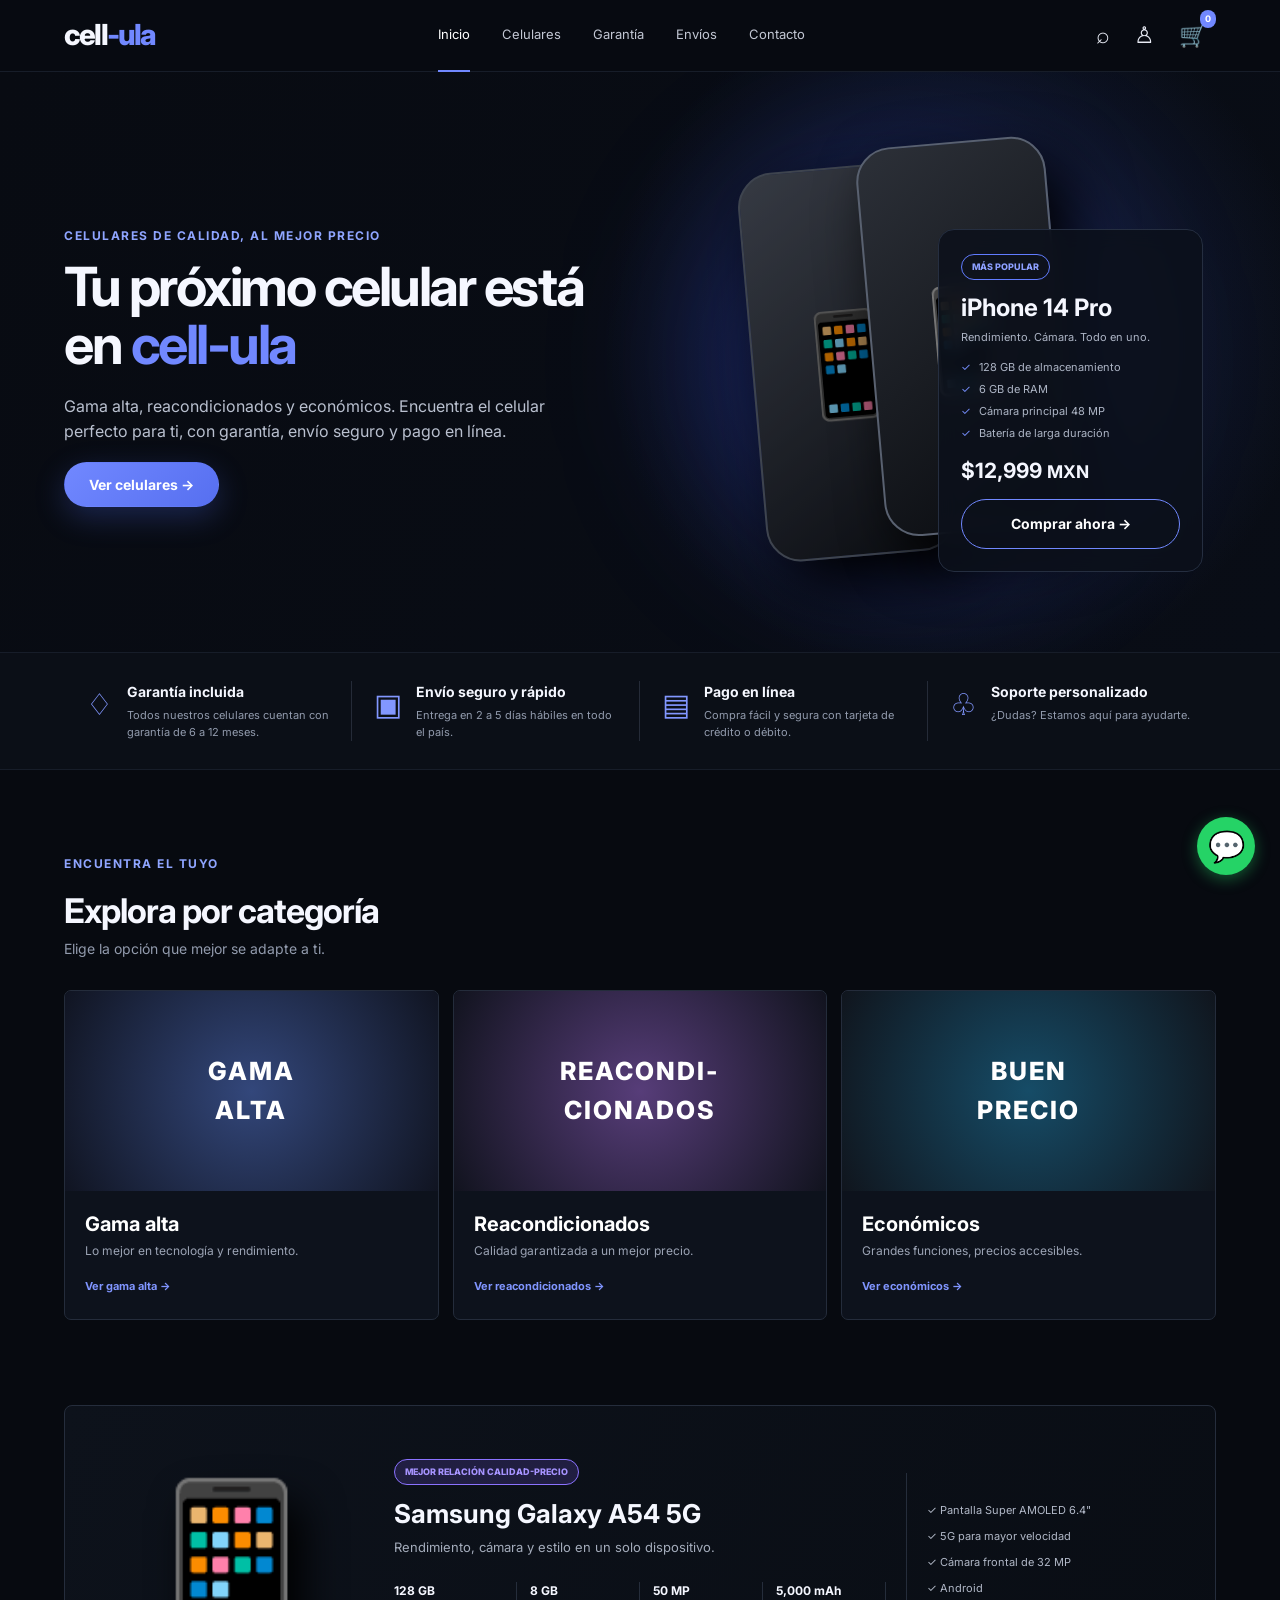
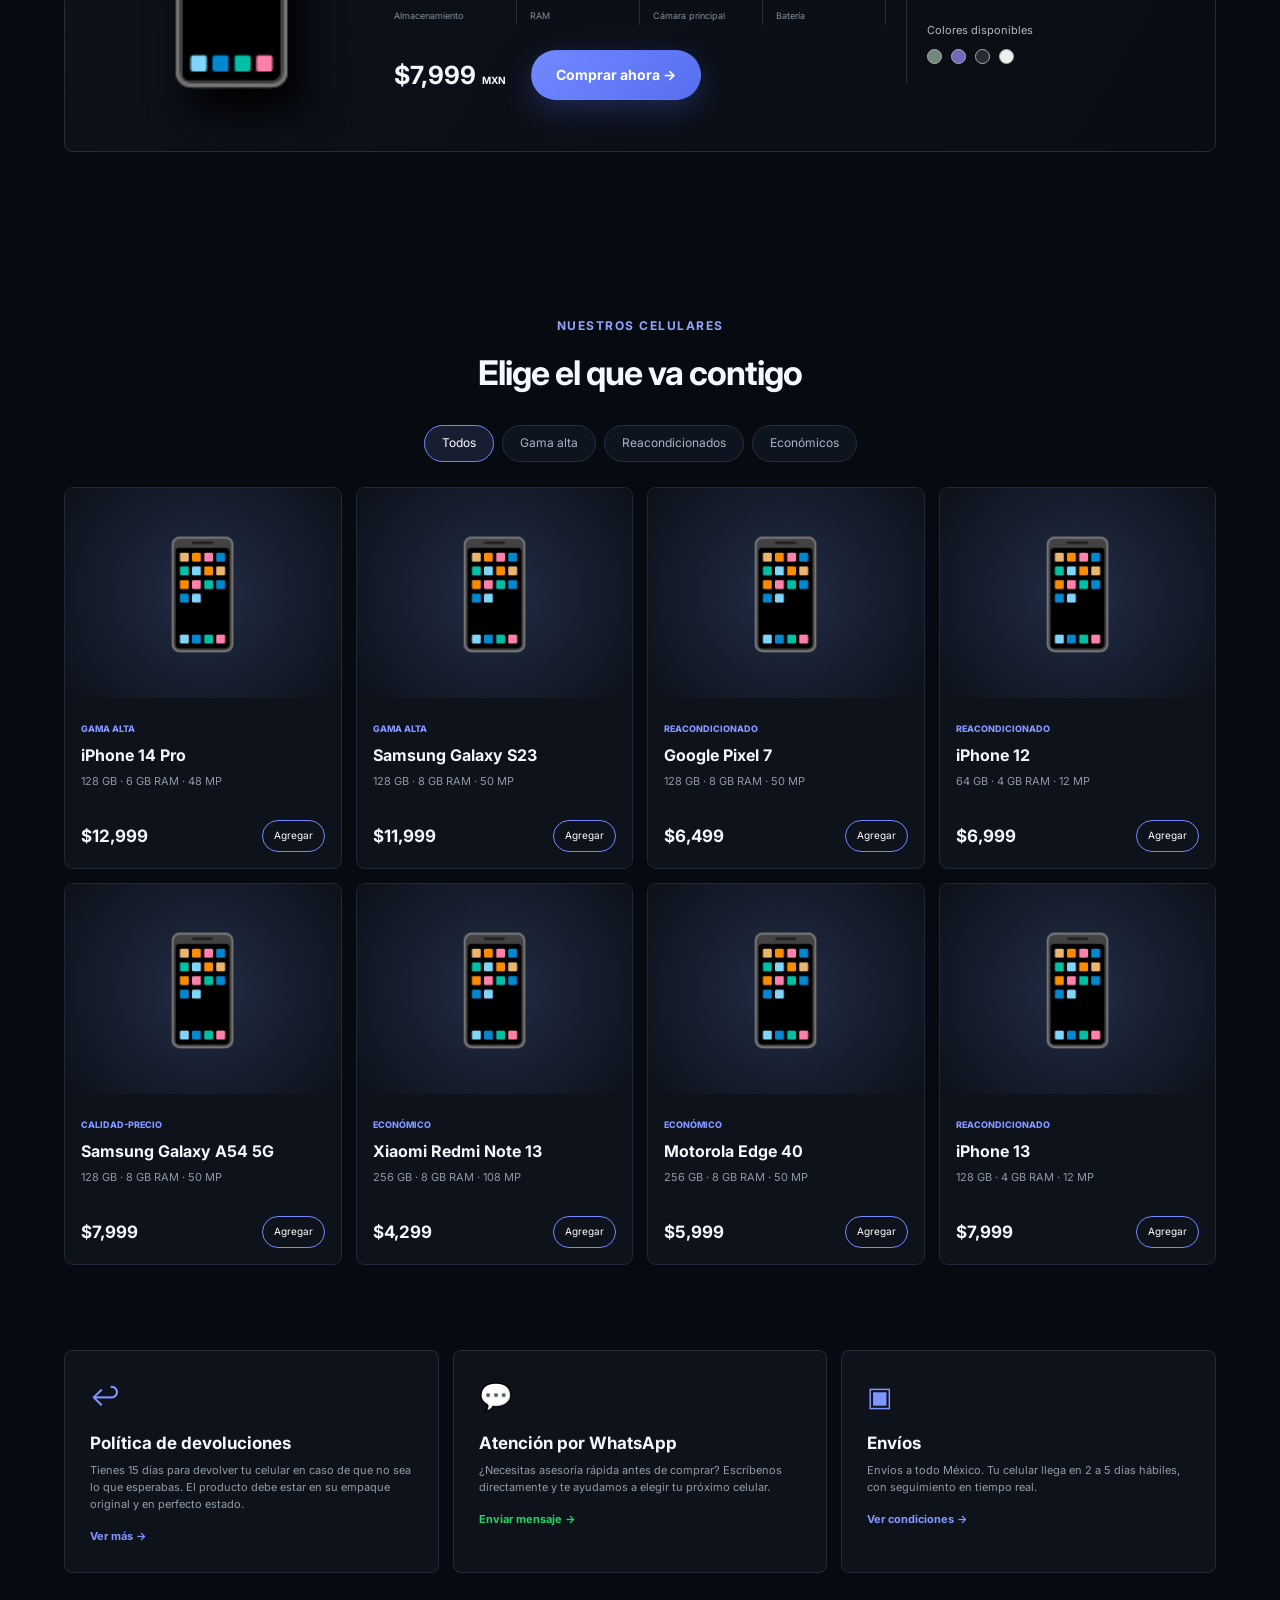
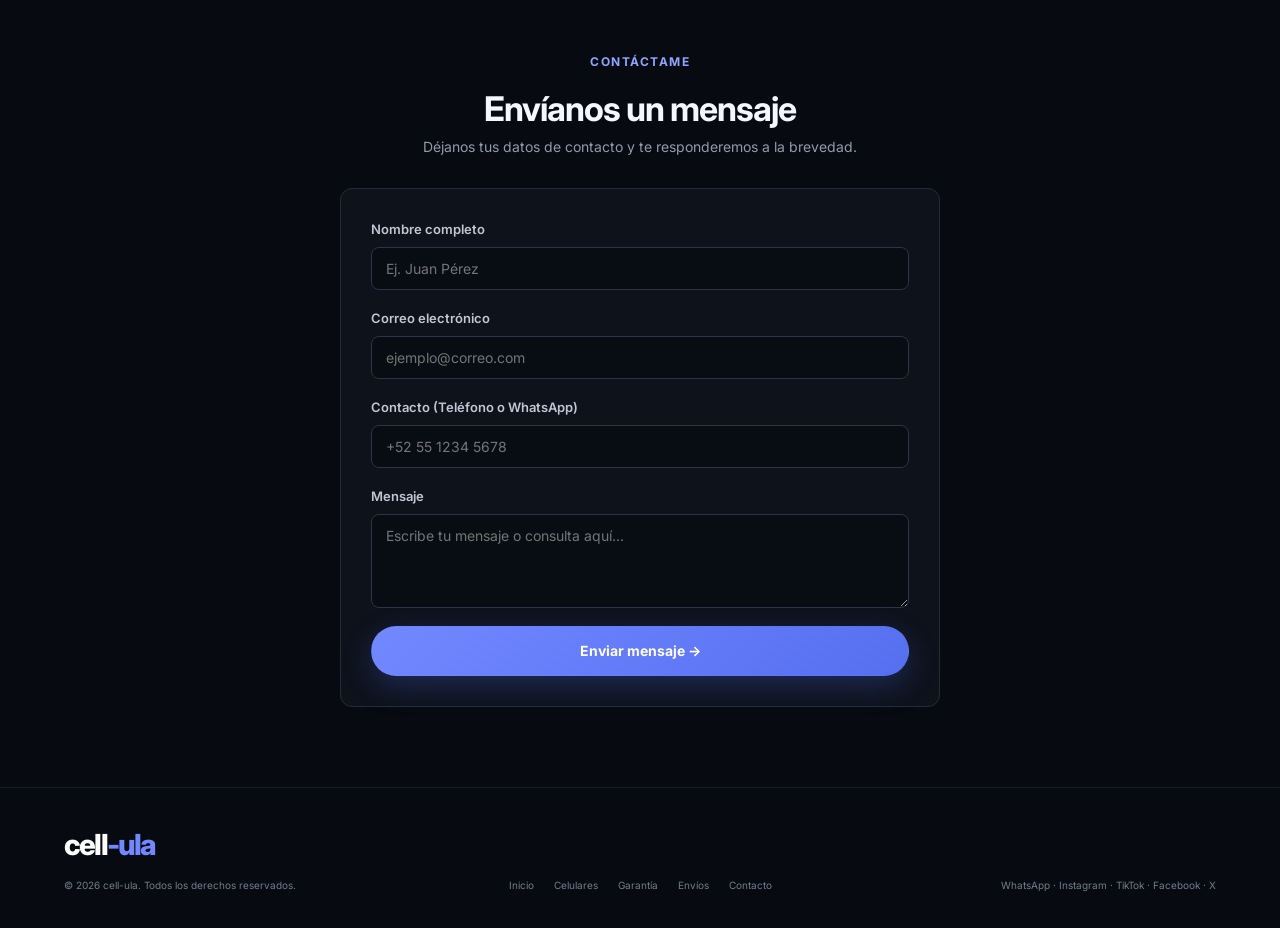
<file: landing page/index.html>
<!DOCTYPE html>
<html lang="es">
<head>
    <meta charset="UTF-8">
    <meta name="viewport" content="width=device-width, initial-scale=1.0">

    <meta name="description" content="cell-ula - Celulares de gama alta, reacondicionados y económicos.">

    <title>cell-ula | Tu próximo celular</title>

    <link rel="preconnect" href="https://fonts.googleapis.com">
    <link rel="preconnect" href="https://fonts.gstatic.com" crossorigin>

    <link href="https://fonts.googleapis.com/css2?family=Inter:wght@400;500;600;700;800&display=swap" rel="stylesheet">

    <link rel="stylesheet" href="style.css">
</head>

<body>

    <!-- NAVBAR -->
    <header class="navbar">

        <a href="#inicio" class="logo">
            cell<span>-ula</span>
        </a>

        <nav id="mainNav">
            <a href="#inicio" class="active">Inicio</a>
            <a href="#celulares">Celulares</a>
            <a href="#garantia">Garantía</a>
            <a href="#envios">Envíos</a>
            <a href="#contacto">Contacto</a>
        </nav>

        <div class="nav-actions">

            <button class="icon-btn" id="searchBtn">
                ⌕
            </button>

            <button class="icon-btn">
                ♙
            </button>

            <button class="cart-btn" id="cartBtn">
                🛒
                <b id="cartCount">0</b>
            </button>

            <button class="menu-btn" id="menuBtn">
                ☰
            </button>

        </div>

    </header>


    <main id="inicio">

        <!-- HERO -->
        <section class="hero">

            <div class="hero-copy">

                <p class="eyebrow">
                    CELULARES DE CALIDAD, AL MEJOR PRECIO
                </p>

                <h1>
                    Tu próximo celular está en
                    <span>cell-ula</span>
                </h1>

                <p class="hero-text">
                    Gama alta, reacondicionados y económicos.
                    Encuentra el celular perfecto para ti, con garantía,
                    envío seguro y pago en línea.
                </p>

                <a href="#celulares" class="btn primary">
                    Ver celulares →
                </a>

            </div>


            <div class="hero-product">

                <div class="glow"></div>

                <div class="phone-art">

                    <div class="phone phone-back">
                        📱
                    </div>

                    <div class="phone phone-front">
                        📱
                    </div>

                </div>


                <div class="hero-price-card">

                    <span class="badge">
                        MÁS POPULAR
                    </span>

                    <h2>
                        iPhone 14 Pro
                    </h2>

                    <p>
                        Rendimiento. Cámara. Todo en uno.
                    </p>

                    <ul>
                        <li>128 GB de almacenamiento</li>
                        <li>6 GB de RAM</li>
                        <li>Cámara principal 48 MP</li>
                        <li>Batería de larga duración</li>
                    </ul>

                    <strong>
                        $12,999 <small>MXN</small>
                    </strong>

                    <button
                        class="btn outline add-cart"
                        data-name="iPhone 14 Pro"
                        data-price="12999">

                        Comprar ahora →

                    </button>

                </div>

            </div>

        </section>


        <!-- BENEFICIOS -->
        <section class="benefits" id="garantia">

            <div>

                <span class="benefit-icon">
                    ♢
                </span>

                <div>
                    <h3>
                        Garantía incluida
                    </h3>

                    <p>
                        Todos nuestros celulares cuentan con garantía de 6 a 12 meses.
                    </p>
                </div>

            </div>


            <div>

                <span class="benefit-icon">
                    ▣
                </span>

                <div>
                    <h3>
                        Envío seguro y rápido
                    </h3>

                    <p>
                        Entrega en 2 a 5 días hábiles en todo el país.
                    </p>
                </div>

            </div>


            <div>

                <span class="benefit-icon">
                    ▤
                </span>

                <div>
                    <h3>
                        Pago en línea
                    </h3>

                    <p>
                        Compra fácil y segura con tarjeta de crédito o débito.
                    </p>
                </div>

            </div>


            <div>

                <span class="benefit-icon">
                    ♧
                </span>

                <div>
                    <h3>
                        Soporte personalizado
                    </h3>

                    <p>
                        ¿Dudas? Estamos aquí para ayudarte.
                    </p>
                </div>

            </div>

        </section>


        <!-- CATEGORIAS -->
        <section class="categories" id="celulares">

            <div class="section-heading">

                <p class="eyebrow">
                    ENCUENTRA EL TUYO
                </p>

                <h2>
                    Explora por categoría
                </h2>

                <p>
                    Elige la opción que mejor se adapte a ti.
                </p>

            </div>


            <div class="category-grid">

                <button
                    class="category-card"
                    data-filter="alta">

                    <div class="category-img high">
                        GAMA<br>ALTA
                    </div>

                    <div>

                        <h3>
                            Gama alta
                        </h3>

                        <p>
                            Lo mejor en tecnología y rendimiento.
                        </p>

                        <span>
                            Ver gama alta →
                        </span>

                    </div>

                </button>


                <button
                    class="category-card"
                    data-filter="refurbished">

                    <div class="category-img refurb">
                        REACONDI-<br>CIONADOS
                    </div>

                    <div>

                        <h3>
                            Reacondicionados
                        </h3>

                        <p>
                            Calidad garantizada a un mejor precio.
                        </p>

                        <span>
                            Ver reacondicionados →
                        </span>

                    </div>

                </button>


                <button
                    class="category-card"
                    data-filter="economico">

                    <div class="category-img budget">
                        BUEN<br>PRECIO
                    </div>

                    <div>

                        <h3>
                            Económicos
                        </h3>

                        <p>
                            Grandes funciones, precios accesibles.
                        </p>

                        <span>
                            Ver económicos →
                        </span>

                    </div>

                </button>

            </div>

        </section>


        <!-- PRODUCTO DESTACADO -->
        <section class="featured">

            <div class="featured-image">

                <div class="featured-phone">
                    📱
                </div>

            </div>


            <div class="featured-info">

                <span class="badge purple">
                    MEJOR RELACIÓN CALIDAD-PRECIO
                </span>

                <h2>
                    Samsung Galaxy A54 5G
                </h2>

                <p>
                    Rendimiento, cámara y estilo en un solo dispositivo.
                </p>


                <div class="specs">

                    <div>
                        <b>128 GB</b>
                        <small>Almacenamiento</small>
                    </div>

                    <div>
                        <b>8 GB</b>
                        <small>RAM</small>
                    </div>

                    <div>
                        <b>50 MP</b>
                        <small>Cámara principal</small>
                    </div>

                    <div>
                        <b>5,000 mAh</b>
                        <small>Batería</small>
                    </div>

                </div>


                <div class="featured-bottom">

                    <strong>
                        $7,999 <small>MXN</small>
                    </strong>

                    <button
                        class="btn primary add-cart"
                        data-name="Samsung Galaxy A54 5G"
                        data-price="7999">

                        Comprar ahora →

                    </button>

                </div>

            </div>


            <div class="featured-details">

                <p>
                    ✓ Pantalla Super AMOLED 6.4"
                </p>

                <p>
                    ✓ 5G para mayor velocidad
                </p>

                <p>
                    ✓ Cámara frontal de 32 MP
                </p>

                <p>
                    ✓ Android
                </p>

                <p class="color-label">
                    Colores disponibles
                </p>

                <div class="dots">
                    <i></i>
                    <i></i>
                    <i></i>
                    <i></i>
                </div>

            </div>

        </section>


        <!-- PRODUCTOS -->
        <section class="products-section">

            <div class="section-heading center">

                <p class="eyebrow">
                    NUESTROS CELULARES
                </p>

                <h2>
                    Elige el que va contigo
                </h2>

            </div>


            <div class="filters">

                <button
                    class="filter active"
                    data-filter="all">
                    Todos
                </button>

                <button
                    class="filter"
                    data-filter="alta">
                    Gama alta
                </button>

                <button
                    class="filter"
                    data-filter="refurbished">
                    Reacondicionados
                </button>

                <button
                    class="filter"
                    data-filter="economico">
                    Económicos
                </button>

            </div>


            <div
                class="product-grid"
                id="productGrid">
            </div>

        </section>


        <!-- INFORMACION / TARJETAS -->
        <section class="info-grid" id="envios">

            <article class="info-card">

                <span class="card-icon">
                    ↩
                </span>

                <h3>
                    Política de devoluciones
                </h3>

                <p>
                    Tienes 15 días para devolver tu celular
                    en caso de que no sea lo que esperabas.
                    El producto debe estar en su empaque original
                    y en perfecto estado.
                </p>

                <button
                    class="text-btn"
                    data-open="returns">

                    Ver más →

                </button>

            </article>


            <article class="info-card">

                <span class="card-icon">
                    💬
                </span>

                <h3>
                    Atención por WhatsApp
                </h3>

                <p>
                    ¿Necesitas asesoría rápida antes de comprar? 
                    Escríbenos directamente y te ayudamos a elegir tu próximo celular.
                </p>

                <a 
                    href="https://wa.me/5215500000000?text=Hola,%20quisiera%20recibir%20información%20sobre%20un%20celular." 
                    target="_blank" 
                    rel="noopener noreferrer" 
                    class="btn-whatsapp-card">

                    Enviar mensaje →

                </a>

            </article>


            <article class="info-card">

                <span class="card-icon">
                    ▣
                </span>

                <h3>
                    Envíos
                </h3>

                <p>
                    Envíos a todo México.
                    Tu celular llega en 2 a 5 días hábiles,
                    con seguimiento en tiempo real.
                </p>

                <button
                    class="text-btn"
                    data-open="shipping">

                    Ver condiciones →

                </button>

            </article>

        </section>


        <!-- FORMULARIO DE CONTACTO / REGISTRO -->
        <section class="contact-section" id="contacto">

            <div class="section-heading center">

                <p class="eyebrow">
                    CONTÁCTAME
                </p>

                <h2>
                    Envíanos un mensaje
                </h2>

                <p>
                    Déjanos tus datos de contacto y te responderemos a la brevedad.
                </p>

            </div>

            <!-- Reemplaza TU_FORM_ID por la clave que te da Formspree para emiflash2005@gmail.com -->
            <form
                id="contactForm"
                action="https://formspree.io/f/xdekzvdp"
                method="POST"
                class="contact-form">

                <!-- Asunto personalizado para el correo entrante -->
                <input type="hidden" name="_subject" value="Nuevo envío de formulario desde cell-ula">

                <div class="form-group">
                    <label for="nombre">Nombre completo</label>
                    <input
                        type="text"
                        id="nombre"
                        name="nombre"
                        placeholder="Ej. Juan Pérez"
                        required>
                </div>

                <div class="form-group">
                    <label for="email">Correo electrónico</label>
                    <input
                        type="email"
                        id="email"
                        name="email"
                        placeholder="ejemplo@correo.com"
                        required>
                </div>

                <div class="form-group">
                    <label for="contactoInput">Contacto (Teléfono o WhatsApp)</label>
                    <input
                        type="tel"
                        id="contactoInput"
                        name="contacto"
                        placeholder="+52 55 1234 5678"
                        required>
                </div>

                <div class="form-group">
                    <label for="mensaje">Mensaje</label>
                    <textarea
                        id="mensaje"
                        name="mensaje"
                        rows="4"
                        placeholder="Escribe tu mensaje o consulta aquí..."
                        required></textarea>
                </div>

                <button type="submit" class="btn primary full">
                    Enviar mensaje →
                </button>

                <div id="formStatus" class="form-status" style="display: none;"></div>

            </form>

        </section>

    </main>


    <!-- FOOTER -->
    <footer>

        <div class="footer-brand">

            <a href="#inicio" class="logo">
                cell<span>-ula</span>
            </a>

            <p>
                © 2026 cell-ula. Todos los derechos reservados.
            </p>

        </div>


        <div class="footer-links">

            <a href="#inicio">Inicio</a>
            <a href="#celulares">Celulares</a>
            <a href="#garantia">Garantía</a>
            <a href="#envios">Envíos</a>
            <a href="#contacto">Contacto</a>

        </div>


        <div class="social">
            <a href="https://wa.me/5215500000000" target="_blank" rel="noopener noreferrer">WhatsApp</a> · Instagram · TikTok · Facebook · X
        </div>

    </footer>


    <!-- BOTÓN FLOTANTE DE WHATSAPP -->
    <a 
        href="https://wa.me/5215500000000?text=Hola,%20tengo%20una%20consulta%20sobre%20cell-ula" 
        class="whatsapp-float" 
        target="_blank" 
        rel="noopener noreferrer"
        aria-label="Contactar por WhatsApp">
        💬
    </a>


    <!-- OVERLAY -->
    <div
        class="overlay"
        id="overlay">
    </div>


    <!-- CARRITO -->
    <aside
        class="cart-panel"
        id="cartPanel">

        <div class="panel-header">

            <h2>
                Tu carrito
            </h2>

            <button id="closeCart">
                ×
            </button>

        </div>


        <div
            id="cartItems"
            class="cart-items">

            <p class="empty">
                Tu carrito está vacío.
            </p>

        </div>


        <div class="cart-total">

            <span>
                Total
            </span>

            <strong id="cartTotal">
                $0 MXN
            </strong>

        </div>


        <button
            class="btn primary full"
            id="checkoutBtn">

            Continuar al pago

        </button>

    </aside>


    <!-- MODAL -->
    <div
        class="modal"
        id="modal">

        <div class="modal-box">

            <button
                class="modal-close"
                id="modalClose">

                ×

            </button>

            <div id="modalContent"></div>

        </div>

    </div>


    <script src="script.js"></script>

</body>
</html>
</file>
<file: landing page/style.css>
* {
    box-sizing: border-box;
    margin: 0;
    padding: 0;
}

html {
    scroll-behavior: smooth;
}

body {
    font-family: "Inter", Arial, sans-serif;
    background: #070a10;
    color: #f5f7ff;
    line-height: 1.55;
}

button,
a {
    font: inherit;
}

button {
    cursor: pointer;
}

a {
    text-decoration: none;
    color: inherit;
}


/* =========================
   NAVBAR
========================= */

.navbar {
    height: 72px;
    background: rgba(8, 11, 18, 0.92);
    border-bottom: 1px solid #171d29;

    display: flex;
    align-items: center;
    justify-content: space-between;

    padding: 0 5%;

    position: sticky;
    top: 0;

    z-index: 20;

    backdrop-filter: blur(16px);
}

.logo {
    font-size: 29px;
    font-weight: 800;
    letter-spacing: -1.8px;
}

.logo span {
    color: #7188ff;
}

.navbar nav {
    display: flex;
    gap: 32px;

    font-size: 13px;
    color: #c2c7d4;
}

.navbar nav a {
    padding: 25px 0;
    border-bottom: 2px solid transparent;
}

.navbar nav a:hover,
.navbar nav a.active {
    color: #fff;
    border-color: #7188ff;
}

.nav-actions {
    display: flex;
    gap: 8px;
    align-items: center;
}

.icon-btn,
.cart-btn,
.menu-btn {
    border: 0;
    background: none;
    color: #e9ecf6;

    font-size: 23px;

    padding: 8px;

    position: relative;
}

.cart-btn b {
    position: absolute;

    right: 0;
    top: 0;

    background: #7188ff;
    color: white;

    border-radius: 20px;

    font-size: 9px;

    padding: 2px 5px;
}

.menu-btn {
    display: none;
}


/* =========================
   HERO
========================= */

.hero {
    min-height: 570px;

    display: grid;
    grid-template-columns: 1fr 1.2fr;

    align-items: center;

    padding: 55px 5%;

    overflow: hidden;

    background:
        radial-gradient(
            circle at 75% 45%,
            #19244a 0,
            transparent 35%
        ),
        linear-gradient(
            120deg,
            #080b12,
            #090d16
        );
}

.hero-copy {
    max-width: 610px;
    z-index: 2;
}

.eyebrow {
    font-size: 12px;

    letter-spacing: 1.5px;

    color: #8fa5ff;

    font-weight: 700;

    margin-bottom: 12px;
}

.hero h1 {
    font-size: 54px;

    line-height: 1.08;

    letter-spacing: -2.5px;

    margin-bottom: 20px;
}

.hero h1 span {
    color: #7188ff;
}

.hero-text {
    color: #b9c0cf;

    max-width: 520px;

    margin-bottom: 28px;
}


/* =========================
   BUTTONS
========================= */

.btn {
    border: 1px solid transparent;

    border-radius: 28px;

    padding: 13px 24px;

    font-weight: 700;

    font-size: 14px;

    transition: 0.2s;
}

.primary {
    background:
        linear-gradient(
            135deg,
            #7188ff,
            #566ff0
        );

    color: white;

    box-shadow:
        0 10px 30px #4f6bf044;
}

.primary:hover {
    transform: translateY(-2px);
    filter: brightness(1.1);
}

.outline {
    border-color: #7188ff;

    background: transparent;

    color: white;
}


/* =========================
   HERO PRODUCT
========================= */

.hero-product {
    position: relative;

    min-height: 470px;

    display: flex;

    align-items: center;

    justify-content: center;
}

.glow {
    position: absolute;

    width: 430px;
    height: 430px;

    background: #344dff33;

    filter: blur(70px);

    border-radius: 50%;
}

.phone-art {
    position: relative;

    width: 330px;
    height: 430px;

    transform: rotate(-5deg);
}

.phone {
    position: absolute;

    width: 190px;
    height: 390px;

    border-radius: 35px;

    background:
        linear-gradient(
            145deg,
            #4d5360,
            #0e1118
        );

    border: 2px solid #596170;

    box-shadow:
        20px 25px 60px #000;

    display: flex;

    align-items: center;

    justify-content: center;

    font-size: 100px;
}

.phone-back {
    left: 15px;
    top: 15px;

    filter: brightness(0.7);
}

.phone-front {
    right: 5px;
    top: 0;

    background:
        linear-gradient(
            145deg,
            #2c3038,
            #080a0e
        );
}


/* =========================
   PRODUCT PRICE CARD
========================= */

.hero-price-card {
    position: absolute;

    right: 2%;
    bottom: 25px;

    width: 265px;

    background: #0c111bde;

    border: 1px solid #252e40;

    border-radius: 16px;

    padding: 22px;

    backdrop-filter: blur(10px);

    z-index: 3;
}

.badge {
    display: inline-block;

    border: 1px solid #617cff;

    color: #8da0ff;

    border-radius: 20px;

    padding: 5px 10px;

    font-size: 9px;

    font-weight: 800;
}

.hero-price-card h2 {
    font-size: 24px;

    margin: 9px 0 2px;
}

.hero-price-card p,
.hero-price-card li {
    font-size: 11px;

    color: #adb5c5;
}

.hero-price-card ul {
    list-style: none;

    margin: 13px 0;
}

.hero-price-card li {
    margin: 5px 0;
}

.hero-price-card li::before {
    content: "✓";

    color: #7790ff;

    margin-right: 8px;
}

.hero-price-card strong {
    display: block;

    font-size: 21px;

    margin-bottom: 12px;
}

.hero-price-card .btn {
    width: 100%;
}


/* =========================
   BENEFITS
========================= */

.benefits {
    display: grid;

    grid-template-columns:
        repeat(4, 1fr);

    padding: 28px 5%;

    background: #0b0f17;

    border-top: 1px solid #171d29;
    border-bottom: 1px solid #171d29;
}

.benefits > div {
    display: flex;

    gap: 14px;

    padding: 0 22px;

    border-right: 1px solid #252b38;
}

.benefits > div:last-child {
    border: 0;
}

.benefit-icon {
    font-size: 30px;

    color: #8297ff;
}

.benefits h3 {
    font-size: 14px;
}

.benefits p {
    font-size: 11px;

    color: #929bad;

    margin-top: 4px;
}


/* =========================
   SECTIONS
========================= */

.categories,
.products-section {
    padding: 85px 5%;
}

.section-heading h2 {
    font-size: 34px;

    letter-spacing: -1px;
}

.section-heading > p:last-child {
    color: #929bad;

    font-size: 14px;
}


/* =========================
   CATEGORIES
========================= */

.category-grid {
    display: grid;

    grid-template-columns:
        repeat(3, 1fr);

    gap: 14px;

    margin-top: 30px;
}

.category-card {
    text-align: left;

    border: 1px solid #242c3b;

    border-radius: 7px;

    overflow: hidden;

    background: #0d121c;

    color: white;

    padding: 0;

    transition: 0.25s;
}

.category-card:hover {
    border-color: #566ff0;

    transform: translateY(-4px);
}

.category-img {
    height: 200px;

    display: flex;

    align-items: center;

    justify-content: center;

    font-weight: 800;

    font-size: 25px;

    text-align: center;

    letter-spacing: 2px;
}

.high {
    background:
        radial-gradient(
            circle,
            #33477b,
            #101421
        );
}

.refurb {
    background:
        radial-gradient(
            circle,
            #573d79,
            #11131e
        );
}

.budget {
    background:
        radial-gradient(
            circle,
            #164c67,
            #10151d
        );
}

.category-card > div:last-child {
    padding: 18px 20px 22px;
}

.category-card h3 {
    font-size: 20px;
}

.category-card p {
    font-size: 12px;

    color: #9ba3b4;

    margin: 2px 0 12px;
}

.category-card span {
    font-size: 11px;

    color: #8095ff;

    font-weight: 700;
}


/* =========================
   FEATURED PRODUCT
========================= */

.featured {
    margin: 0 5% 80px;

    display: grid;

    grid-template-columns:
        0.8fr 1.5fr 0.8fr;

    align-items: center;

    border: 1px solid #252d3c;

    border-radius: 8px;

    overflow: hidden;

    background:
        linear-gradient(
            120deg,
            #0d121b,
            #090d14
        );

    padding: 25px;
}

.featured-image {
    display: flex;

    justify-content: center;
}

.featured-phone {
    font-size: 190px;

    filter:
        drop-shadow(
            15px 25px 20px #000
        );
}

.featured-info {
    padding: 20px;
}

.purple {
    background: #7455e533;

    border-color: #8b72ff;

    color: #a693ff;
}

.featured-info h2 {
    font-size: 26px;

    margin: 9px 0 3px;
}

.featured-info > p {
    font-size: 13px;

    color: #a4acbb;
}


/* =========================
   SPECS
========================= */

.specs {
    display: grid;

    grid-template-columns:
        repeat(4, 1fr);

    margin: 25px 0;
}

.specs div {
    border-right: 1px solid #252d3b;

    padding: 0 13px;
}

.specs div:first-child {
    padding-left: 0;
}

.specs b {
    display: block;

    font-size: 12px;
}

.specs small {
    font-size: 9px;

    color: #858e9e;
}

.featured-bottom {
    display: flex;

    align-items: center;

    gap: 25px;
}

.featured-bottom strong {
    font-size: 25px;
}

.featured-bottom small {
    font-size: 10px;
}

.featured-details {
    border-left: 1px solid #252d3b;

    padding: 20px;

    font-size: 11px;

    color: #b1b8c7;
}

.featured-details p {
    margin: 9px 0;
}

.color-label {
    margin-top: 25px !important;
}

.dots {
    display: flex;

    gap: 9px;
}

.dots i {
    width: 15px;
    height: 15px;

    border-radius: 50%;

    border: 1px solid #aaa;

    background: #71877c;
}

.dots i:nth-child(2) {
    background: #7169bd;
}

.dots i:nth-child(3) {
    background: #282b34;
}

.dots i:nth-child(4) {
    background: #eee;
}


/* =========================
   PRODUCT FILTERS
========================= */

.center {
    text-align: center;
}

.filters {
    display: flex;

    justify-content: center;

    gap: 8px;

    margin: 25px 0;
}

.filter {
    background: #0e141f;

    color: #aab2c1;

    border: 1px solid #252e3d;

    border-radius: 20px;

    padding: 8px 17px;

    font-size: 12px;
}

.filter.active,
.filter:hover {
    color: white;

    border-color: #7188ff;

    background: #171e31;
}


/* =========================
   PRODUCT GRID
========================= */

.product-grid {
    display: grid;

    grid-template-columns:
        repeat(4, 1fr);

    gap: 14px;
}

.product-card {
    background: #0d121b;

    border: 1px solid #202938;

    border-radius: 9px;

    overflow: hidden;

    transition: 0.2s;
}

.product-card:hover {
    transform: translateY(-4px);

    border-color: #4d65db;
}

.product-img {
    height: 210px;

    display: flex;

    align-items: center;

    justify-content: center;

    background:
        radial-gradient(
            circle,
            #222c45,
            #0c111a
        );

    font-size: 105px;
}

.product-body {
    padding: 16px;
}

.product-tag {
    font-size: 9px;

    color: #8296ff;

    font-weight: 800;
}

.product-body h3 {
    font-size: 16px;

    margin: 5px 0;
}

.product-body p {
    font-size: 11px;

    color: #8e97a8;

    min-height: 34px;
}

.product-price {
    display: flex;

    align-items: center;

    justify-content: space-between;

    margin-top: 13px;
}

.product-price strong {
    font-size: 17px;
}

.small-btn {
    border: 1px solid #7188ff;

    background: transparent;

    color: white;

    border-radius: 18px;

    padding: 7px 11px;

    font-size: 10px;
}


/* =========================
   INFORMATION CARDS
========================= */

.info-grid {
    padding: 0 5% 80px;

    display: grid;

    grid-template-columns:
        repeat(3, 1fr);

    gap: 14px;
}

.info-card {
    border: 1px solid #242c3b;

    background: #0d121b;

    border-radius: 8px;

    padding: 25px;
}

.card-icon {
    font-size: 27px;

    color: #8096ff;
}

.info-card h3 {
    margin: 12px 0 6px;

    font-size: 17px;
}

.info-card p {
    font-size: 11px;

    color: #939cab;
}

.text-btn {
    background: none;

    border: 0;

    color: #8297ff;

    font-weight: 700;

    font-size: 11px;

    margin-top: 15px;
}

.btn-whatsapp-card {
    display: inline-block;

    color: #25d366;

    font-weight: 700;

    font-size: 11px;

    margin-top: 15px;

    transition: color 0.2s;
}

.btn-whatsapp-card:hover {
    color: #1ebd56;
}

.payment-logos {
    display: flex;

    gap: 20px;

    color: #7087ff;

    margin-top: 18px;
}

.payment-logos b:nth-child(2) {
    color: #f5a623;
}

.payment-logos b:nth-child(3) {
    color: #8ca3ff;
}


/* =========================
   CONTACT / REGISTRATION FORM
========================= */

.contact-section {
    padding: 0 5% 80px;
}

.contact-form {
    max-width: 600px;

    margin: 30px auto 0;

    background: #0d121b;

    border: 1px solid #242c3b;

    border-radius: 12px;

    padding: 30px;

    display: flex;

    flex-direction: column;

    gap: 18px;
}

.form-group {
    display: flex;

    flex-direction: column;

    gap: 8px;
}

.form-group label {
    font-size: 13px;

    color: #c2c7d4;

    font-weight: 600;
}

.form-group input,
.form-group textarea {
    background: #080c13;

    border: 1px solid #2b3547;

    border-radius: 8px;

    padding: 12px 14px;

    color: white;

    font-family: inherit;

    font-size: 14px;

    outline: none;

    transition: border-color 0.2s;
}

.form-group input:focus,
.form-group textarea:focus {
    border-color: #7188ff;
}

.form-status {
    padding: 12px;

    border-radius: 8px;

    font-size: 13px;

    text-align: center;

    margin-top: 10px;
}

.form-status.success {
    background: rgba(37, 211, 102, 0.15);

    border: 1px solid #25d366;

    color: #25d366;
}

.form-status.error {
    background: rgba(255, 116, 131, 0.15);

    border: 1px solid #ff7483;

    color: #ff7483;
}


/* =========================
   WHATSAPP FLOAT
========================= */

.whatsapp-float {
    position: fixed;

    width: 58px;

    height: 58px;

    bottom: 25px;

    right: 25px;

    background-color: #25d366;

    color: #fff;

    border-radius: 50px;

    text-align: center;

    font-size: 30px;

    box-shadow: 0px 4px 15px rgba(37, 211, 102, 0.4);

    z-index: 100;

    display: flex;

    align-items: center;

    justify-content: center;

    transition: transform 0.25s, box-shadow 0.25s;
}

.whatsapp-float:hover {
    transform: scale(1.1);

    box-shadow: 0px 6px 20px rgba(37, 211, 102, 0.6);
}


/* =========================
   FOOTER
========================= */

footer {
    border-top: 1px solid #171e2b;

    padding: 35px 5%;

    display: grid;

    grid-template-columns:
        1fr 1fr 1fr;

    align-items: end;

    color: #737d8e;
}

footer .logo {
    color: white;
}

footer p,
footer a,
footer .social {
    font-size: 10px;
}

footer p {
    margin-top: 10px;
}

.footer-links {
    display: flex;

    justify-content: center;

    gap: 20px;
}

.social {
    text-align: right;
}


/* =========================
   OVERLAY
========================= */

.overlay {
    position: fixed;

    inset: 0;

    background: #0009;

    opacity: 0;

    visibility: hidden;

    transition: 0.25s;

    z-index: 29;
}

.overlay.open {
    opacity: 1;

    visibility: visible;
}


/* =========================
   CART
========================= */

.cart-panel {
    position: fixed;

    right: -420px;

    top: 0;

    height: 100vh;

    width: min(400px, 92vw);

    background: #0c111a;

    border-left: 1px solid #263044;

    z-index: 30;

    padding: 25px;

    transition: 0.3s;

    display: flex;

    flex-direction: column;
}

.cart-panel.open {
    right: 0;
}

.panel-header {
    display: flex;

    justify-content: space-between;

    align-items: center;

    border-bottom: 1px solid #222a38;

    padding-bottom: 15px;
}

.panel-header button,
.modal-close {
    background: none;

    border: 0;

    color: white;

    font-size: 28px;
}

.cart-items {
    flex: 1;

    padding: 15px 0;

    overflow: auto;
}

.empty {
    color: #7e8798;

    font-size: 13px;

    text-align: center;

    margin-top: 40px;
}

.cart-row {
    display: flex;

    justify-content: space-between;

    gap: 10px;

    padding: 14px 0;

    border-bottom: 1px solid #202837;
}

.cart-row small {
    color: #929aaa;
}

.remove {
    background: none;

    border: 0;

    color: #ff7483;

    font-size: 11px;
}

.cart-total {
    display: flex;

    justify-content: space-between;

    border-top: 1px solid #283143;

    padding: 18px 0;

    font-size: 18px;
}

.full {
    width: 100%;
}


/* =========================
   MODAL
========================= */

.modal {
    position: fixed;

    inset: 0;

    background: #000b;

    z-index: 40;

    display: none;

    align-items: center;

    justify-content: center;

    padding: 20px;
}

.modal.open {
    display: flex;
}

.modal-box {
    width: min(500px, 100%);

    background: #0d121c;

    border: 1px solid #2a3448;

    border-radius: 14px;

    padding: 28px;

    position: relative;

    box-shadow: 0 20px 70px #000;
}

.modal-box h2 {
    margin-bottom: 10px;
}

.modal-box p {
    color: #a6adbc;

    font-size: 13px;

    margin: 9px 0;
}

.modal-close {
    position: absolute;

    right: 15px;

    top: 10px;
}


/* =========================
   PAYMENT
========================= */

.payment-form {
    display: grid;

    gap: 12px;

    margin-top: 20px;
}

.payment-form input {
    background: #080c13;

    border: 1px solid #2b3547;

    border-radius: 7px;

    padding: 12px;

    color: white;

    outline: none;
}

.payment-form .row {
    display: grid;

    grid-template-columns:
        1fr 1fr;

    gap: 10px;
}


/* =========================
   SEARCH
========================= */

.search-box {
    display: flex;

    gap: 10px;

    margin: 20px 0;
}

.search-box input {
    flex: 1;

    background: #080c13;

    border: 1px solid #303a4e;

    color: white;

    padding: 12px;

    border-radius: 7px;
}


/* =========================
   RESPONSIVE
========================= */

@media (max-width: 1000px) {

    .hero {
        grid-template-columns: 1fr;
    }

    .hero-product {
        min-height: 430px;
    }

    .hero-price-card {
        right: 5%;
    }

    .benefits {
        grid-template-columns:
            repeat(2, 1fr);

        gap: 22px;
    }

    .benefits > div:nth-child(2) {
        border: 0;
    }

    .featured {
        grid-template-columns:
            1fr 1fr;
    }

    .featured-details {
        display: none;
    }

    .product-grid {
        grid-template-columns:
            repeat(2, 1fr);
    }
}


@media (max-width: 700px) {

    .navbar nav {
        display: none;

        position: absolute;

        top: 72px;

        left: 0;
        right: 0;

        background: #090d15;

        padding: 15px 5%;

        flex-direction: column;

        gap: 0;

        border-bottom: 1px solid #222;
    }

    .navbar nav.open {
        display: flex;
    }

    .navbar nav a {
        padding: 12px;
    }

    .menu-btn {
        display: block;
    }

    .hero {
        padding: 50px 5% 20px;
    }

    .hero h1 {
        font-size: 40px;
    }

    .hero-product {
        transform: scale(0.85);

        margin: -25px 0;
    }

    .hero-price-card {
        right: 0;

        bottom: 5px;
    }

    .benefits {
        grid-template-columns: 1fr;

        padding: 25px 5%;
    }

    .benefits > div {
        border: 0;

        padding: 8px 0;
    }

    .category-grid,
    .info-grid {
        grid-template-columns: 1fr;
    }

    .categories,
    .products-section {
        padding: 60px 5%;
    }

    .featured {
        grid-template-columns: 1fr;

        margin: 0 5% 60px;

        padding: 20px;
    }

    .featured-image {
        height: 180px;
    }

    .featured-phone {
        font-size: 130px;
    }

    .featured-info {
        padding: 5px;
    }

    .specs {
        grid-template-columns:
            repeat(2, 1fr);

        gap: 15px;
    }

    .specs div {
        border: 0;

        padding: 0;
    }

    .featured-bottom {
        flex-direction: column;

        align-items: flex-start;
    }

    .product-grid {
        grid-template-columns:
            1fr 1fr;
    }

    .product-img {
        height: 160px;

        font-size: 80px;
    }

    .filters {
        flex-wrap: wrap;
    }

    footer {
        grid-template-columns: 1fr;

        gap: 20px;
    }

    .footer-links {
        justify-content: flex-start;

        flex-wrap: wrap;
    }

    .social {
        text-align: left;
    }

    .hero-price-card {
        width: 235px;
    }

    .phone {
        width: 145px;

        height: 300px;
    }

    .phone-art {
        height: 350px;
    }

    .phone-front {
        right: 15px;
    }

    .phone-back {
        left: 35px;
    }

    .contact-form {
        padding: 20px;
    }
}
</file>
